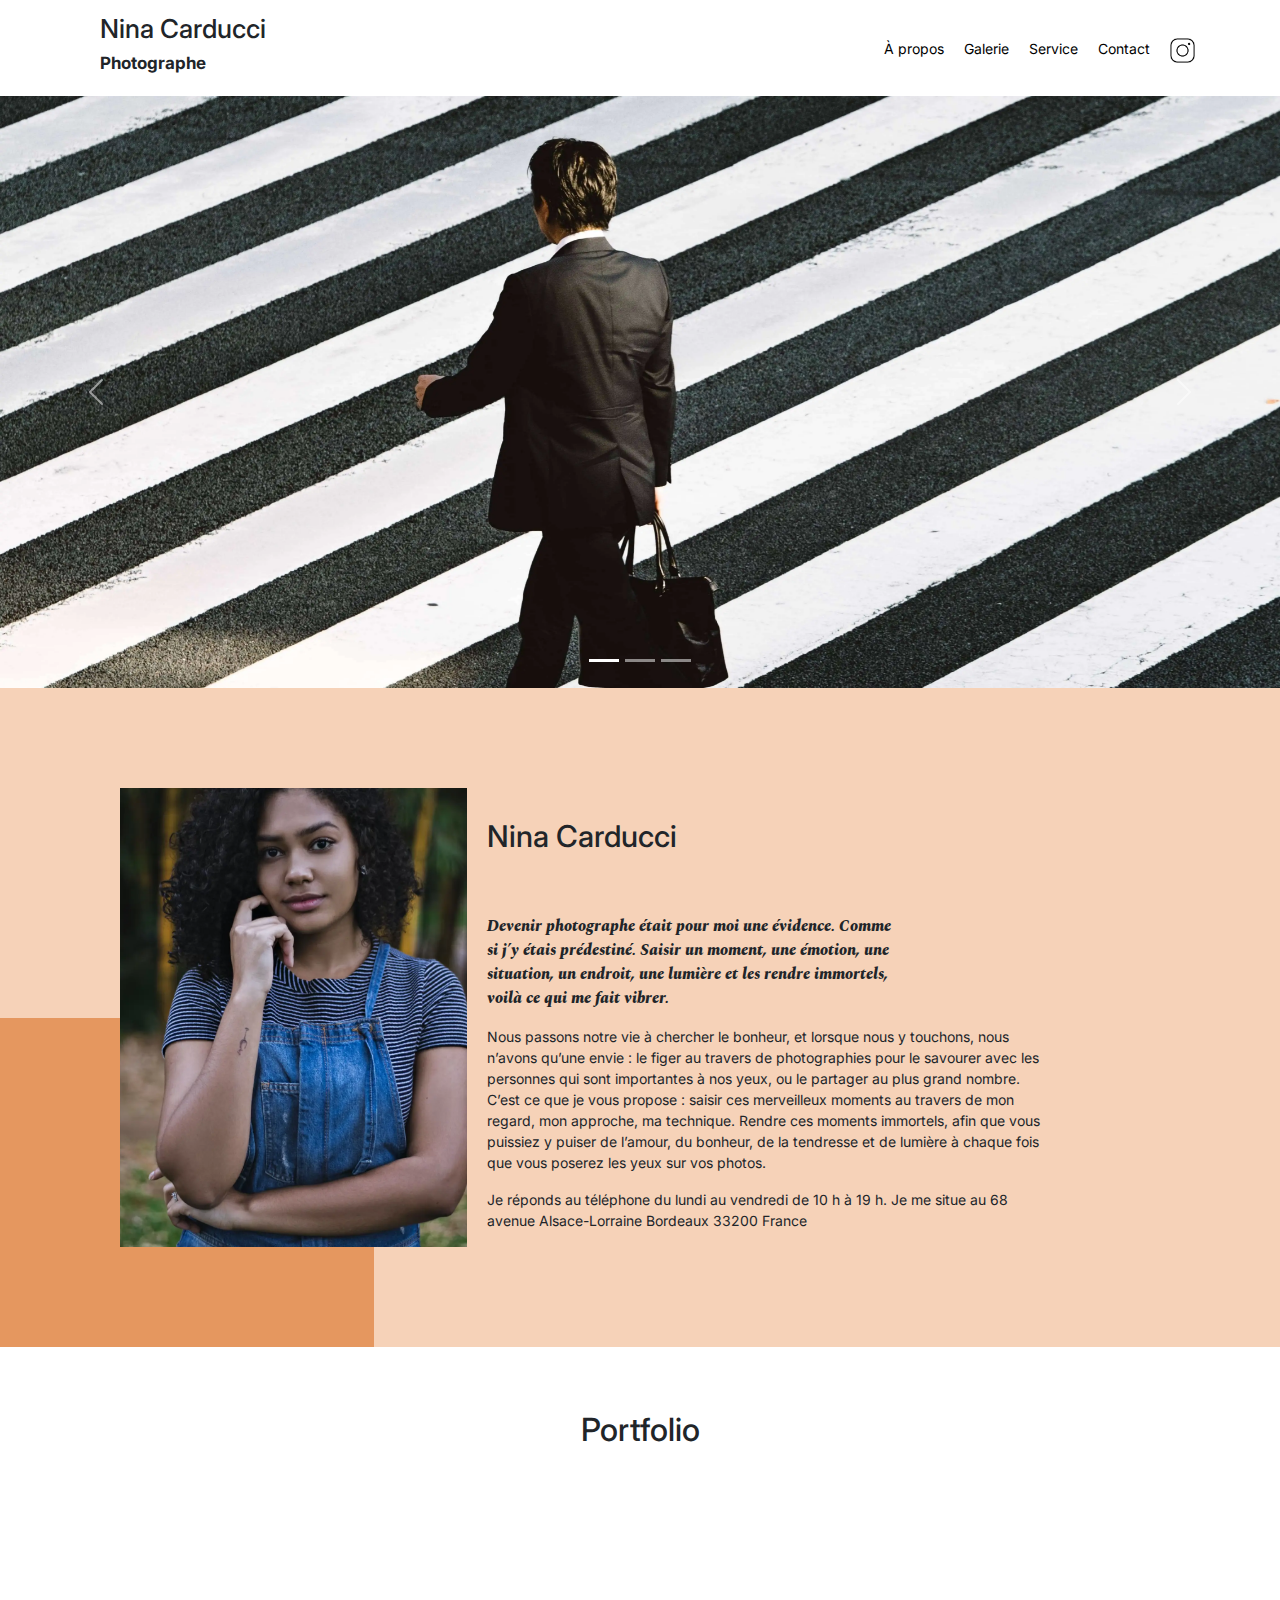
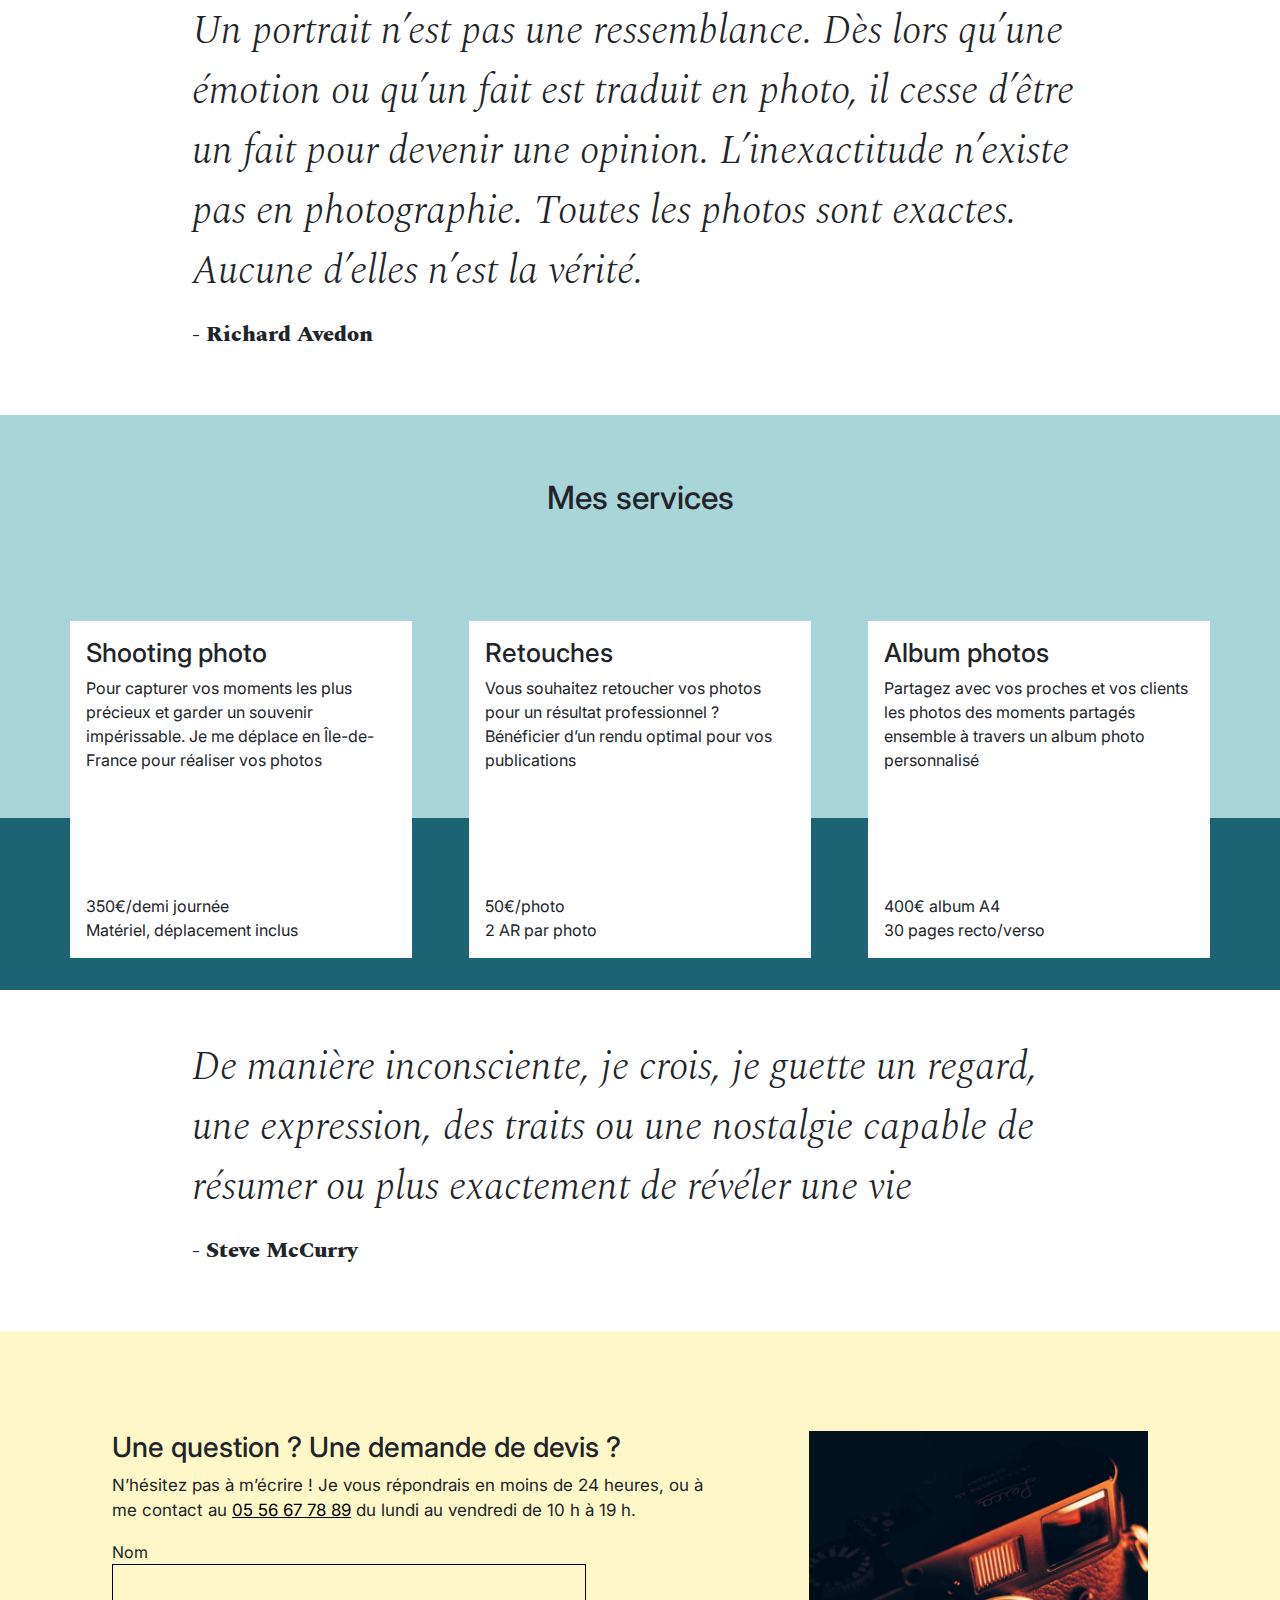
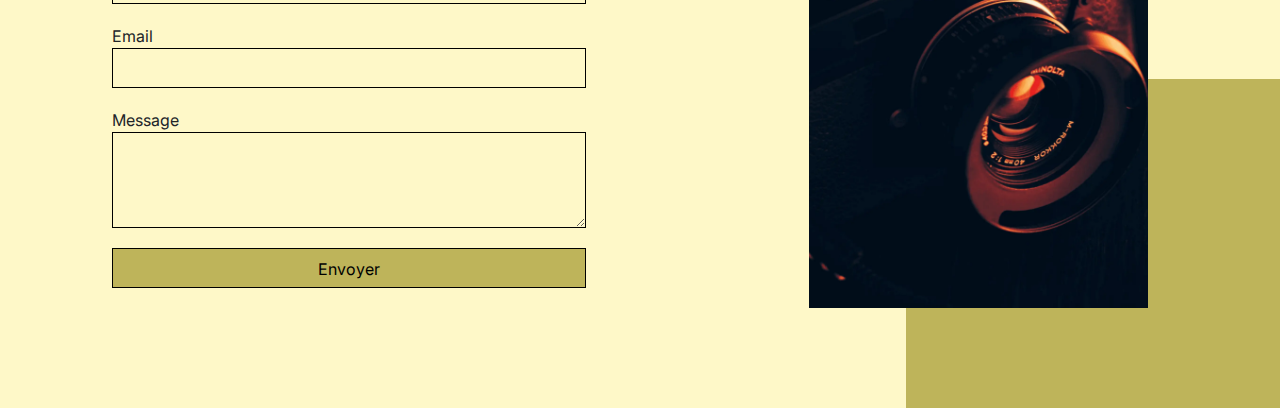
<file: Projet-4/Nina-Carducci-Dev-master/index.html>
<!DOCTYPE html>
<html lang="fr"><!-- information de la langue utiliser sur la page -->
<head>
	<!-- mise plus haut de la balise meta UTF-8 -->

	<meta charset="UTF-8">
	<meta name="viewport" content="width=device-width, initial-scale=1.0">
<!-- mise en place de la balise title-->
	<title>Nina Carducci Photographe Bordeaux</title>
	<!-- mise en place de la balise meta pour la descrition -->
	<meta name="description" content="Nina Carducci photographe porfessionnelle à ville Bordeaux. Photos de vos événements importants, de mariage, de portrait, de votre entreprise."/>
	<!-- mise en place de la balise meta name robots-->
	<meta name="robots" content="index">


	<!-- ici ajout des balises meta Open Grph -->

	<meta property="og:site_name" content="Nina Carducci Photographe" />
	<meta property="og:type" content="website" />
	<meta property="og:url" content="https://nina-carducci.github.io/" />
	<meta property="og:title" content="Nina Carducci Photographe à Bordeaux" />
	<meta property="og:description" content="Nina Carducci photographe porfessionnelle à ville Bordeaux. Photos de vos événements importants, de mariage, de portrait, de votre entreprise." />
	<meta property="og:image" content="https://nina-carducci.github.io/assets/images/nina.png"/>


	<link rel="stylesheet" href="./assets/bootstrap/bootstrap.css">
	<link rel="stylesheet" href="./assets/style.css">
	<link rel="preconnect" href="https://fonts.googleapis.com">
	<link rel="preconnect" href="https://fonts.gstatic.com" crossorigin>	
	<link href="https://fonts.googleapis.com/css2?family=Inter&family=Spectral:ital,wght@0,400;1,300;1,400;1,800&display=swap" rel="stylesheet">
	
<!-- les script JS sont plus bas dans la page HTML -->
</head>
<body>
 
<!-- le fichier Bootstrap.bundle.js a été minifié -->



	<!-- ici une balise header et non pas une  div -->
	<header class="top-header">
		<h1 class="name">Nina Carducci <br> <strong>Photographe</strong><!-- change de la balise h3 en h1 plus ajout de la balise strong --></h1> 
		<nav class="nav">
			<ul>
				<li><a href="#about">À propos</a></li>
				<li><a href="#gallery">Galerie</a></li>
				<li><a href="#services">Service</a></li>
				<li><a href="#contact">Contact</a></li>
				<li><a class="social-link" href="https://www.instagram.com/ninacarducci.photo/?hl=fr" target="_blank"><img src="assets/images/instagram.png" alt="logo instagram"></a></li>
				<!-- revu ici l'attribut alt du logo -->
			</ul>
		</nav>
	</header>
 
<!-- balise main pour le contenu de la page -->
<main> 

	<!-- changement id header en exempleProjet -->
	<div id="exemplesProjet">
		<div id="carouselExampleIndicators" class="carousel slide" data-bs-ride="carousel">
		
		
			<div class="carousel-inner">
				<!-- ici revu les attributs alt des images -->
				<div class="carousel-item active">
					<img src="./assets/images/slider/ryoji-iwata-wUZjnOv7t0g-unsplash.webp" class="d-block w-100" alt="image vu de haut d'un homme en costume d'affaire qui mache sur un passage pieton" fetchpriority="low" > <!-- ici ajout de l'atribut loading pour resoudre le problème de LCP -->
				</div>
				<div class="carousel-item">
					<img src="./assets/images/slider/nicholas-green-nPz8akkUmDI-unsplash.webp" class="d-block w-100" alt="groupe de jeune sont regroupés devant une scène de concert lors d'un évenement" fetchpriority="low" >
				</div>
				<div class="carousel-item">
					<img src="./assets/images/slider/edward-cisneros-3_h6-1NPDGw-unsplash.webp" class="d-block w-100" alt="Photo d'un mariage où l'on voit les mariés" fetchpriority="low" >
				</div>
			</div>
			<!-- BTN qui permetent le defilement des images  -->
			<button class="carousel-control-prev" type="button" data-bs-target="#carouselExampleIndicators" 	data-bs-slide="prev">
				<span class="carousel-control-prev-icon" aria-hidden="true"></span>
				<span class="visually-hidden">Previous</span>
			</button>
			<button class="carousel-control-next" type="button" data-bs-target="#carouselExampleIndicators" data-bs-slide="next">
				<span class="carousel-control-next-icon" aria-hidden="true"></span>
				<span class="visually-hidden">Next</span>
			</button>

			<!-- cette patie été plus haut dans la div mais pour moi c'est plus coerrent de la mettre en bas de la div  -->
			<div class="carousel-indicators">
				<button type="button" data-bs-target="#carouselExampleIndicators" data-bs-slide-to="0" class="active" aria-current="true" aria-label="Slide 1"></button>
				<button type="button" data-bs-target="#carouselExampleIndicators" data-bs-slide-to="1" aria-label="Slide 2"></button>
				<button type="button" data-bs-target="#carouselExampleIndicators" data-bs-slide-to="2" aria-label="Slide 3"></button>
			</div>
		</div>
	</div>

		<!-- ici ajout de l'atribut itemscope -->
<div id="about" itemscope itemtype="https://schema.org/LocalBusiness">
	<div class="picture left">
		<!-- ici ajout de l'atribut itemscope -->
		<img src="./assets/images/nina.webp"  itemprop="image"  alt="Photo de Nina Carducci qui se tient face à l'objectif photo">
	</div>




	<div id="about-me" >
		<!-- ici changement de h3 en h2 plus changment de about-me__title en ... plus changement de About me en Nina Carducci-->
		<h2 class="about-title" itemprop="name" >Nina Carducci</h2>

		<!-- ici changement de la balise h6 en p. plus changment de about-me__introduction en ... Plus ajout de l'atribut itemprop -->
		<p class="about-introduction" itemprop="description">Devenir photographe était pour moi une évidence. Comme si j’y étais prédestiné. Saisir un moment, une émotion, une situation, un endroit, une lumière et les rendre immortels, voilà ce qui me fait vibrer.</p>

		<p>Nous passons notre vie à chercher le bonheur, et lorsque nous y touchons, nous n’avons qu’une envie : le figer au travers de photographies pour le savourer avec les personnes qui sont importantes à nos yeux, ou le partager au plus grand nombre.
		C’est ce que je vous propose : saisir ces merveilleux moments au travers de mon regard, mon approche, ma technique. Rendre ces moments immortels, afin que vous puissiez y puiser de l’amour, du bonheur, de la tendresse et de lumière à chaque fois que vous poserez les yeux sur vos photos.</p>

		<!-- ici ajout de la balise p avec  itemprop="address" et la descrtion des disponibilités  -->

		<p itemprop="address" itemscope itemtype="https://schema.org/PostalAddress"><span itemprop="disponibilité">Je réponds au téléphone du lundi au vendredi de 10 h à 19 h. Je me situe au </span>
		<span itemprop="steetAddres">68 avenue Alsace-Lorraine</span>
		<span itemprop="addressLocality">Bordeaux</span>
		<span itemprop="postalCode">33200</span>
		<span itemprop="addressCountry">France</span>
		
		</p>



	</div>
</div>	

<div id="gallery">

	<!-- ici changement de la balise h3 en h2 ca creer un petit decalage car la taille de la police n'est pas la même -->
	<h2 class="title">Portfolio</h2>
	
	<div class="container py-3">
		
		<div class="gallery" style="display: none">	
				<!-- ici modification du poids des images plus ajout des atributs alt -->
			<img data-gallery-tag="Concert" class="gallery-item" src="./assets/images/gallery/concerts/aaron-paul-wnX-fXzB6Cw-unsplash.webp" alt="Photo d'un chanteur qui se trouve sur un scène de concert"/>
			<img data-gallery-tag="Entreprises" class="gallery-item" src="./assets/images/gallery/entreprise/ali-morshedlou-WMD64tMfc4k-unsplash.webp" alt="Homme en costune d'affaire se tenant face à l'objectif photo"/>
			<img data-gallery-tag="Entreprises" class="gallery-item" src="./assets/images/gallery/entreprise/jason-goodman-tHO1_OuKbg0-unsplash.webp" alt="Photo de femme se trouvant dans un espace de travail"/>
			<img data-gallery-tag="Mariages" class="gallery-item" src="./assets/images/gallery/mariage/hannah-busing-RvF2R_qMpRk-unsplash.webp" alt="Photo de mains de mariés qui se rejoignent"/>
			<img data-gallery-tag="Portrait" class="gallery-item" src="./assets/images/gallery/portraits/ade-tunji-rVkhWWZFAtQ-unsplash.webp" alt="Photo du visage d'un homme fermant les yeux"/>
			<img data-gallery-tag="Mariages" class="gallery-item" src="./assets/images/gallery/mariage/jakob-owens-SiniLJkXhMc-unsplash.webp" alt="Photo d'un couple de mariés se tenant la main dans un jardin ou se trouve des palmiers"/>
			<img data-gallery-tag="Portrait" class="gallery-item" src="./assets/images/gallery/portraits/nino-van-prattenburg--443cl1uR_8-unsplash.webp" alt="Photo d'une jenne femme portant des lunettes et se tenant face à l'objectif photo"/>
			<img data-gallery-tag="Concert" class="gallery-item" src="./assets/images/gallery/concerts/austin-neill-hgO1wFPXl3I-unsplash.webp" alt="Photo prise lors d'un concert où l'on peut voir au loin les artistes. Une lumière rouge illumine la foule"/>
			<img data-gallery-tag="Entreprises" class="gallery-item" src="./assets/images/gallery/entreprise/mateus-campos-felipe-Fsgzm8N0hIY-unsplash.webp" alt="Photo d'une femme qui se trouve sur son lieu de travail ayant un grand sourire "/>
		</div>
	</div>

	<div class="quote">
		<figure>
		<!-- ici le lein vers un site où l'on retrouve l'auteur de la sitation  -->

			<blockquote cite="https://www.zoomup.biz/citations-de-grands-photographes-les-phrases-les-plus-celebres-sur-la-photographie/">
				<!-- ici changement de quote__text en -->
				<p class="quote-text">Un portrait n’est pas une ressemblance. Dès lors qu’une émotion ou qu’un fait est traduit en photo, il cesse d’être un fait pour devenir une opinion. L’inexactitude n’existe pas en photographie. Toutes les photos sont exactes. Aucune d’elles n’est la vérité.</p>
			</blockquote>
			<!-- ici ajout de cite et changement de quote__author en -->
			<figcaption class="quote-author"><cite>- Richard Avedon</cite></figcaption>
		</figure>
	</div>

</div>

<div id="services">

	<!-- ici on laisse le h3 Il faut peut-être revoir la position du h3 car quand je clique sur service on ne voit pas le titre-->

	<!-- de plus ajout de itemscope itemtype="http://schema.org/Product" en plus des autres atribut sur les H4 p span et ajout de la balise meta -->
	<h3 class="title">Mes services</h3>

	<div class="container">

		<div class="service" itemscope itemtype="http://schema.org/Product">
			<!-- changment de service__description en ... -->
			<div class="service-description">

				<!-- ici modification du h3 en h4 -->
				<h4 itemprop="name">Shooting photo</h4>
				<p itemprop="description"> Pour capturer vos moments les plus précieux et garder un souvenir impérissable. Je me déplace en Île-de-France pour réaliser vos photos</p>
			</div>

			<!--  changment de service__price en ... --> 
			<div class="service-price" itemprop="offers" itemscope itemtype="http://schema.org/Offer">
				<meta itemprop="priceCurrency" content="
				€" />
				<!-- ici modification h4 span plus un br-->
				<span>350€/demi journée</span> <br>
				<span itemprop="description">Matériel, déplacement inclus</span>
			</div>

		</div>

		
		<div class="service"  itemscope itemtype="http://schema.org/Product">
			<!-- changment de service__description en ... -->
			<div class="service-description">
				
				<!-- ici modification du h3 en h4 -->
				<h4 itemprop="name">Retouches</h4>
				<p itemprop="description">Vous souhaitez retoucher vos photos pour un résultat professionnel ? Bénéficier d’un rendu optimal pour vos publications</p>
			</div>
			<!--  changment de service__price en ... --> 
			<div class="service-price" itemprop="offers" itemscope itemtype="http://schema.org/Offer">
				<meta itemprop="priceCurrency" content="
				€" />
				<!-- ici modification h4 span plus un br-->
				<span>50€/photo</span> <br>
				<span itemprop="description">2 AR par photo</span>
			</div>
		</div>



		<div class="service"  itemscope itemtype="http://schema.org/Product">

			<!-- changment de service__description en ... -->
			<div class="service-description">
				
				<!-- ici modification du h3 en h4 -->
				<h4 itemprop="name">Album photos</h4>
				<p itemprop="description">Partagez avec vos proches et vos clients les photos des moments partagés ensemble à travers un album photo personnalisé</p>
			</div>

			<!--  changment de service__price en ... --> 

			<div class="service-price" itemprop="offers" itemscope itemtype="http://schema.org/Offer">

				<meta itemprop="priceCurrency" content="
				€" />
				<!-- ici modification h4 span plus un br-->
				<span>400€ album A4</span> <br>
				<span itemprop="description">30 pages recto/verso</span>
			</div>
		</div>

	</div>
</div>


<div class="quote">
	<figure>
		<!-- ici le lein vers un site où l'on retrouve l'auteur de la sitation  -->
		<blockquote cite="https://apprendre-la-photo.fr/citations-photographie/">

			<!-- ici changement du h1 en p et de quote__text en -->
			<p class="quote-text">De manière inconsciente, je crois, je guette un regard, une expression, des traits ou une nostalgie capable de résumer ou plus exactement de révéler une vie</p>
		</blockquote>
		<!-- ici changement de quote__author en plis ajout de la balise cite-->
		<figcaption class="quote-author"> <cite>- Steve McCurry</cite>  <!-- normalement c'est pas le bon hauteur mais c'est  Steve McCurry qui est à l'origine de la sitation  et pas Richard Avedon --></figcaption>
	</figure>
</div>



<div id="contact">
	<div class="container">
		<div class="form-container">
			<!-- A revoir ici le H3 -->
			<h3>Une question ? Une demande de devis ?</h3>

			<!-- ici ajout du telephone plus des heunre de disponibilité -->
			<p> N’hésitez pas à m’écrire ! Je vous répondrais en moins de 24 heures, ou à me contact au <a href="tel:+0556677889">05 56 67 78 89</a> du lundi au vendredi de 10 h à 19 h.</p>

			<!-- ici il faut ajouter l'URL à action  -->
			<form action="" method="post">
				<label for="nom">Nom</label>
				<input type="text" name="nom" id="nom">

				<label for="email">Email</label>
				<input type="email" name="email" id="email">
				<label for="message">Message</label>
				<textarea name="message" id="message" cols="30" rows="10"></textarea>
				<input type="submit" value="Envoyer"/>
			</form>
		</div>
		<div class="picture right">
			<img src="./assets/images/camera.webp" alt="Image d'un appareil photo">
		</div>
	</div>
</div>

</main>

<!-- les scripts sont ici car on attend que la page soit changée avant l'excution du JS -->
 <!-- aussi ajout de l'atrubyt  -->

	<script async src="./assets/bootstrap/bootstrap.bundle.js"></script>
	<script  async src="https://code.jquery.com/jquery-3.4.1.min.js" integrity="sha256-CSXorXvZcTkaix6Yvo6HppcZGetbYMGWSFlBw8HfCJo=" crossorigin="anonymous"></script>
	<script async src="./assets/maugallery.js"></script>
	<script async src="./assets/scripts.js"></script>

</body>
</html>
</file>
<file: Projet-4/Nina-Carducci-Dev-master/assets/style.css>
body {
	max-width: 1920px;
	margin: auto;
}

* {
	font-family: 'Inter';
	font-style: normal;
}
.top-header {
	background-color: white;
	position: sticky;
	top:0;
	z-index: 1000;
	display: flex;
	justify-content: space-between;
	padding-inline: 100px;
	/* ici changement du padding-block de 30 à 13px pour permmettre de voir les btn slider quand on arrive sur la page */
	padding-block: 13px;
	align-items: center;
}

.top-header .name {
	font-size: 26px;
}
/* style de la balise Strong du h1 */
.top-header .name strong {
	font-size: 17px;
}


.nav ul {
	display: flex;
	list-style-type: none;
	font-size: 14px;
	margin-bottom: 0;
}

.nav li {
	padding-inline: 10px;
}

.nav a {
	text-decoration: none;
	color: #000
}





/* ici modification du la taille de la balise social et de img pour resoudre le problème CLS */

.social-link  {
	position: absolute;
	width: 25px;
	height: 25px;
}

.social-link img{
	height: 100%;
	width: 100%;
}




/* ici gestion des dimention des images du carousel */
#exemplesProjet .carousel-item img {
	width: 100%;
	height: 100%;
}

#about {
	display: flex;
	background-color: #F6D2B8;
	padding-inline: 100px;
	padding-block: 100px;
	position: relative;
}

.picture.left::before {
	content: ' ';
	background-color: #E5975F;
	width: 374px;
	height: 329px;
	position: absolute;
	bottom: 0;
	left: 0;
	z-index: -1;
}

.picture {
	flex: 1;
	margin: 0 20px;
	z-index: 0;
}

.picture img {
	width: 100%;
	height: 100%;
	object-fit: cover;
}
#about-me {
	flex: 2
}

/* ici modification de snack Case en camel case
plus changment de about-me__title en ... */
.about-title {
	margin-top: 1em;
	margin-bottom: 60px;
	font-size: 30px;
}



/* ici modification de la font-size à 16px pour avoir la même dimention que le h6 qui était la précédemment  */ 
/* ici modification de snack Case en camel case
plus changment de about-me__introduction en ...  */
#about-me .about-introduction {
	font-family: 'Spectral';
	font-weight: 800;
	font-style: italic;
	/* en responsive il faudra modifier la width car la taille n'est pas la même que celle de la 1er version du site */
	width: 60%;
	font-size: 16px;
}


#about-me p {
	width: 80%;
	font-size: 14px;
}



#gallery {
/* 		min-height: 100vh;
 */

}
.title{
	text-align: center;
	padding-block: 2em;	
}

.container ul {
	display: flex;
	justify-content: center;
}


/* ici ajout du cursor pointer sur les btn  */
.container .nav .nav-item .nav-link{
	cursor: pointer;
	color: #000;
}

.nav-link.active {
	color: #fff;
	background-color: #BEB45A;
	border-radius: 0 ;
}

.nav-pills .nav-link {
	color: #000
}

.item-column {
	position: relative;
	margin-bottom: 0 !important;
	padding: 0;
}
.item-column::after{
	content: "";
	display: block;
	padding-bottom: 100%;
}
.gallery-item {
	position: absolute;
	width: 100%;
	height: 100%;
	object-fit: cover;
	padding: .5em;
}
.mg-prev, .mg-next {
	width: 30px;
	height: 30px;
	/* ici changement de border-radius 00% en.. */
	border-radius: 0%;
	justify-content: center;
	align-items: center;
	display: flex;
	font-size: 24px;
}


/* ici redimention de images de la gallery */

.gallery {
	width: 100%;
	height: auto;
	display: grid;
	grid-template-columns: repeat(3 ,1fr);
	grid-template-rows: repeat(3 ,1fr);
}

.gallery .content-img{
	position: relative;
	width: 100%;
	height: 430px;
	margin: 0px;
}




.quote {
	font-family: 'Spectral';
	font-style: italic;
	width: 70%;
	margin: auto;
	padding-block: 3em;
}


/* ici modification de la taille de la sitation  */

.quote-text {
	font-family: "Spectral";
	font-style: italic;
	font-weight: 300;
	font-size: 40px;

}

/* ici j'ai ajouté la balise cite */
.quote-author cite{
	font-family: "Spectral";
	font-weight: 800;
	font-size: 22px;
}

#services {
	margin: auto;
	background-color: #A8D5D8 ;
	position: relative;
}


/* ici modification du h3 pour qu'il soit plus visible */
#services .title{
	font-size: 32px;
	
}


#services .container::before{
	content: ' ';
	background-color: #1C6474;
	position: absolute;
	width: 100%;
	height: 30%;
	bottom: 0;
	left: 0;
	z-index: 0;
}

#services .container {
	display: flex;
	justify-content: space-between;
	padding : 2em 0;
}

.service {
	background-color: white;
	max-width: 390px;
	width: 30%;
	height: 337px;
	padding: 1em;
	display: flex;
	flex-direction: column;
	justify-content: space-between;
	z-index: 1;
}


.service h4{
	font-size: 26px;

}

.service span:nth-child(1){
	font-size: 22px;
}


/* ici le text en dessous je l'ai mis ici car en html le ce code se lit après la partie service */




#contact {
	margin: auto;

	/* ici changement de la couleur de la background */
	background-color: #fef8c8;
	position: relative;
	padding-inline: 100px;
	padding-block: 100px;
}

#contact .container {
	display: flex;
}
.picture.right::before {
	content: ' ';
	background-color: #BEB45A;
	width: 374px;
	height: 329px;
	position: absolute;
	bottom: 0;
	right: 0;
	z-index: -1;
}
.form-container {
	flex : 2;
}

/* ici style de la balise p dans le formulaire  augamentation de la taille de la font */
.form-container p{
	font-size: 17px;
	width: 600px;
}


 /* ici syle du lien vers le numero de téléphone */
.form-container p a{
	cursor: pointer;
	color: #000;
}


/* ici gestion de la momdale slider */
.modale{
	position: fixed;
	top: 0;
	left: 0;
	background-color: rgba(0, 0, 0, 0.372);	
	width: 100%;
	height: 100%;
	display: none;
}
.container-slider{
	position: absolute;
	top: 55%;
	left: 50%;
	transform: translate(-50%, -50%);
	width: auto;
	height: auto;
	max-width: 450px;
	background-color: #fff;
	padding: 15px;
	border-radius: 5px;

}


.container-slider img.see{
	position: relative;
	top: 0;
	left: 0;
	height: 100%;
	width: 100%;
	object-fit: cover;
	border-radius: 5px;
}

.btn-slider{
	position: absolute;
	width: 45px;
	height: 45px;
	background-color: #fff;
	outline: none;
	border: none;
	border-radius: 12px;
}

.btn-right{
	top: 50%;
	transform: translateY(-70%);
	right: -40px;
}

.btn-left{
	top: 50%;
	transform: translateY(-70%);
	left: -40px;
}

























form {
	display: flex;
	flex-direction: column;
	width: 70%;
	align-items: flex-start;
}

form input {
	width: 100%;
	background-color: transparent;
	border: solid 1px;
	height: 2.5em;
	margin-bottom: 20px;
}

form textarea {
	width: 100%;
	background-color: transparent;
	border: solid 1px;
	height: 5em;
	line-height: 2.5em;
	font-size: 1.2em;
	margin-bottom: 20px;
}
input[type="submit"] {
	background-color: #BEB45A;
	padding: .5em 1em
}

@media all and (max-width: 1180px) {
	.picture {
		flex : 2;
	}
	#about, #contact .container {
		align-items: center;
	}
	.about-me__title {
		margin-top: 0;
		margin-bottom: 1em;
	}
	#about-me h6, #about-me p {
		width: 100%;
	}
}

@media all and (max-width: 1000px) {
	#about{
		flex-direction: column;

	}
	.picture {
		width: 50%;
	}
	.picture.left::before {
		width: 100%;
		height: 30%;
		position: absolute;
		bottom: auto;
		top: 0;
		left: 0;
		z-index: -1;
	}
	.about-me__title{
		text-align: center;
		margin-top: 1em;
	}
	#services .container {
		flex-direction: column;
	}
	.service {
		width: 100%;
		max-width: 100%;
		height: auto;
		margin: 2em 0
	}
	/* plus changment de service__description en ... */
	.service-description{
		margin-bottom: 1em;
	}

	#services .container::before{
		width: 30%;
		height: 100%;
		bottom: 0;
		right: 0;
		left: auto;
		z-index: 0;
	}

	#contact .container {
		flex-direction: column;
	}
	#contact .picture.right {
		margin-top: 1em;
	}
	.picture.right::before {
		width: 100%;
		height: 30%;
		position: absolute;
		bottom: 0;
		right: 0;
		z-index: -1;
	}
}

@media all and (max-width: 650px) {
	.top-header {
		flex-direction: column;
		padding-inline: 0;
	}
	.top-header .nav, .top-header .nav ul {
		width: 100%;
		padding: 0 0 0 0;
	}
	.top-header .nav li {
		flex: 1;
		padding-block: 1em;
		text-align: center;
	}
	.picture.left::before, .picture.right::before {
		height: 150px;
	}
	#services .container {
		align-items: center;
	}
	.service {
		max-width: 90%;
	}
	#about, #contact {
		padding-inline: 2em;
		padding-block: 2em;
	}
	form {
		width: 100%;
	}
	.picture {
		width: 80%;
	}
}
</file>
